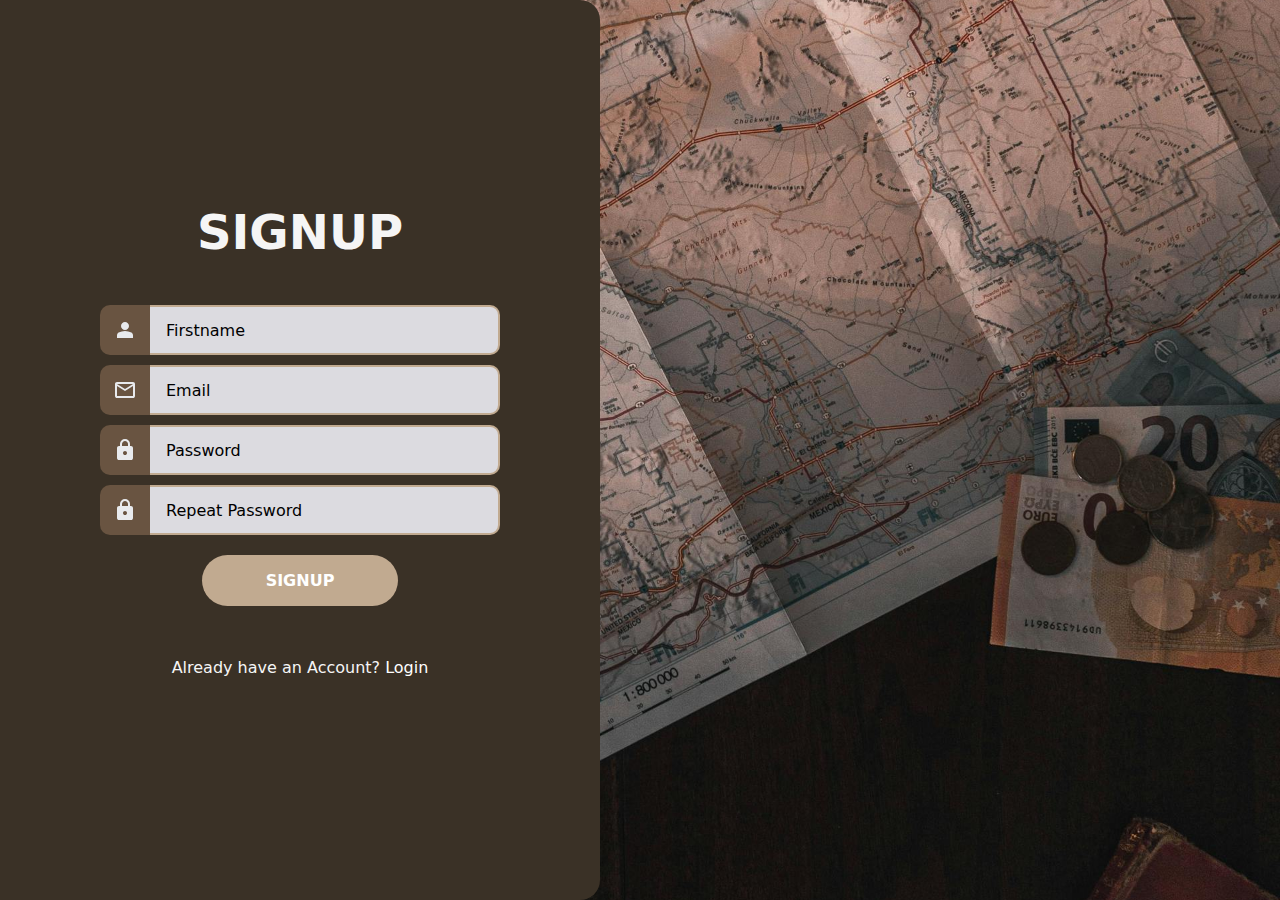
<file: index.html>
<!DOCTYPE html>
<html lang="en">
<head>
    <meta charset="UTF-8">
    <meta name="viewport" content="width=device-width, initial-scale=1.0">
    <link rel="stylesheet" href="https://cdn.jsdelivr.net/npm/bootstrap@5.3.3/dist/css/bootstrap.min.css">
    <title>Signup</title>
    <link rel="stylesheet" href="signup.css">
    <script type="text/javascript" src="validation.js" defer></script>
</head>
<body>
    <div class="wrapper">
        <h1>Signup</h1>
        <p id="error-message"></p>
        <form id="form">
            <div>
                <label for="firstname-input">
                    <svg xmlns="http://www.w3.org/2000/svg" height="24px" viewBox="0 -960 960 960" width="24px" fill="#e8eaed"><path d="M480-480q-66 0-113-47t-47-113q0-66 47-113t113-47q66 0 113 47t47 113q0 66-47 113t-113 47ZM160-160v-112q0-34 17.5-62.5T224-378q62-31 126-46.5T480-440q66 0 130 15.5T736-378q29 15 46.5 43.5T800-272v112H160Z"/></svg>
                </label>
                <input required type="text" name="firstname" id="firstname-input" placeholder="Firstname">
            </div>
            <div>
                <label for="email-input">
                    <svg xmlns="http://www.w3.org/2000/svg" height="24px" viewBox="0 -960 960 960" width="24px" fill="#e8eaed"><path d="M160-160q-33 0-56.5-23.5T80-240v-480q0-33 23.5-56.5T160-800h640q33 0 56.5 23.5T880-720v480q0 33-23.5 56.5T800-160H160Zm320-280L160-640v400h640v-400L480-440Zm0-80 320-200H160l320 200ZM160-640v-80 480-400Z"/></svg>
                </label>
                <input required type="email" name="email" id="email-input" placeholder="Email">
            </div>
            <div>
                <label for="password-input">
                    <svg xmlns="http://www.w3.org/2000/svg" height="24px" viewBox="0 -960 960 960" width="24px" fill="#e8eaed"><path d="M240-80q-33 0-56.5-23.5T160-160v-400q0-33 23.5-56.5T240-640h40v-80q0-83 58.5-141.5T480-920q83 0 141.5 58.5T680-720v80h40q33 0 56.5 23.5T800-560v400q0 33-23.5 56.5T720-80H240Zm240-200q33 0 56.5-23.5T560-360q0-33-23.5-56.5T480-440q-33 0-56.5 23.5T400-360q0 33 23.5 56.5T480-280ZM360-640h240v-80q0-50-35-85t-85-35q-50 0-85 35t-35 85v80Z"/></svg>
                </label>
                <input required type="password" name="password" id="password-input" placeholder="Password">
            </div>
            <div>
                <label for="repeat-password-input">
                    <svg xmlns="http://www.w3.org/2000/svg" height="24px" viewBox="0 -960 960 960" width="24px" fill="#e8eaed"><path d="M240-80q-33 0-56.5-23.5T160-160v-400q0-33 23.5-56.5T240-640h40v-80q0-83 58.5-141.5T480-920q83 0 141.5 58.5T680-720v80h40q33 0 56.5 23.5T800-560v400q0 33-23.5 56.5T720-80H240Zm240-200q33 0 56.5-23.5T560-360q0-33-23.5-56.5T480-440q-33 0-56.5 23.5T400-360q0 33 23.5 56.5T480-280ZM360-640h240v-80q0-50-35-85t-85-35q-50 0-85 35t-35 85v80Z"/></svg>
                </label>
                <input required type="password" name="repeat-password" id="repeat-password-input" placeholder="Repeat Password">
            </div>
            <button type="submit">Signup</button>
        </form>
        <p>Already have an Account? <a href="login.html">Login</a></p>

    </div>

    <script src="https://cdn.jsdelivr.net/npm/bootstrap@5.3.3/dist/js/bootstrap.bundle.min.js"></script>
</body>
</html>
</file>
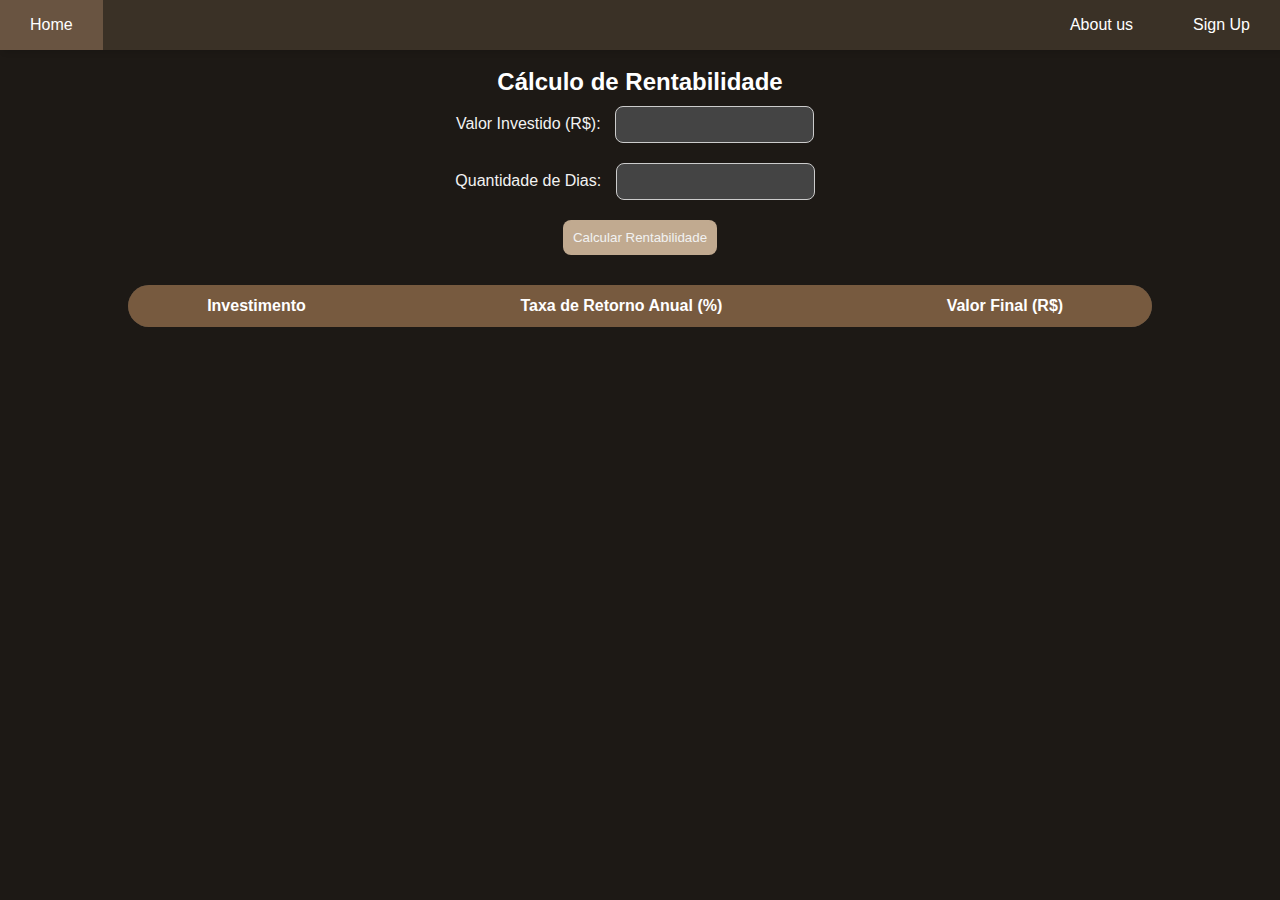
<file: calculo.html>
<!DOCTYPE html>
<html lang="pt-BR">
<head>
    <meta charset="UTF-8">
    <meta name="viewport" content="width=device-width, initial-scale=1.0">
    <title>Cálculo de Rentabilidade</title>
    <link rel="stylesheet" href="calculo.css">
</head>
<body>
    <nav>
        <ul class="sidebar">
            <li onclick=hideSidebar()><a href="#"><svg xmlns="http://www.w3.org/2000/svg" height="26px" viewBox="0 -960 960 960" width="26px" fill="#e8eaed"><path d="m256-200-56-56 224-224-224-224 56-56 224 224 224-224 56 56-224 224 224 224-56 56-224-224-224 224Z"/></svg></a></li>
            <li><a href="about.html">About us</a></li>
            <li><a href="signup.html">Sign Up</a></li>
        </ul>
        <ul>
            <li><a href="landing.html">Home</a></li>
            <li class="hideOnMobile"><a href="about.html">About us</a></li>
            <li class="hideOnMobile"><a href="signup.html">Sign Up</a></li>
            <li class="menu-button" onclick=showSidebar()><a href="#"><svg xmlns="http://www.w3.org/2000/svg" height="26px" viewBox="0 -960 960 960" width="26px" fill="#e8eaed"><path d="M120-240v-80h720v80H120Zm0-200v-80h720v80H120Zm0-200v-80h720v80H120Z"/></svg></a></li>
        </ul>
    </nav>
<br/>

    <h2 style="text-align: center;">Cálculo de Rentabilidade</h2>

    <form id="rentabilidadeForm">
        <label for="valorInvestido">Valor Investido (R$):</label>
        <input type="number" id="valorInvestido" required step="0.01"><br>
        
        <label for="dias">Quantidade de Dias:</label>
        <input type="number" id="dias" required><br>

        <button type="button" onclick="calcularRentabilidade()">Calcular Rentabilidade</button>
    </form>

    <div id="mensagemErro" style="color: rgb(255, 255, 255); text-align: center; margin-top: 10px;"></div>

    <table>
        <thead>
            <tr>
                <th>Investimento</th>
                <th>Taxa de Retorno Anual (%)</th>
                <th>Valor Final (R$)</th>
            </tr>
        </thead>
        <tbody id="resultadoTabela">
            <!-- Resultados aparecerão aqui -->
        </tbody>
    </table>

    <script>
        function calcularRentabilidade() {
            var valorInvestido = parseFloat(document.getElementById("valorInvestido").value);
            var dias = parseInt(document.getElementById("dias").value);
            var mensagemErro = document.getElementById("mensagemErro");

            // Verificar se os campos foram preenchidos
            if (isNaN(valorInvestido) || isNaN(dias) || valorInvestido <= 0 || dias <= 0) {
                mensagemErro.textContent = "Por favor, insira um valor investido e uma quantidade de dias válidos.";
                return;
            } else {
                mensagemErro.textContent = ""; // Limpar a mensagem de erro se os campos estiverem preenchidos corretamente
            }

            var investimentos = [
                { nome: "SINOSSERRA", taxaAnual: 2.76 },
                { nome: "BANCO RANDON", taxaAnual: 3.99 },
                { nome: "BCO SAFRA.", taxaAnual: 14.34 },
                { nome: "BCO BRADESCO", taxaAnual: 15.21 },
                { nome: "BCO DO BRASIL", taxaAnual: 15.81 },
            ];

            var resultadoTabela = document.getElementById("resultadoTabela");
            resultadoTabela.innerHTML = "";

            investimentos.forEach(function(investimento) {
                var taxaDiaria = (1 + (investimento.taxaAnual / 100)) ** (1 / 365) - 1;
                var valorFinal = valorInvestido * (1 + taxaDiaria) ** dias;

                resultadoTabela.innerHTML += `
                    <tr>
                        <td>${investimento.nome}</td>
                        <td>${investimento.taxaAnual.toFixed(2)}%</td>
                        <td>R$ ${valorFinal.toFixed(2)}</td>
                    </tr>
                `;
            });
        }
    </script>

</body>
</html>
</file>
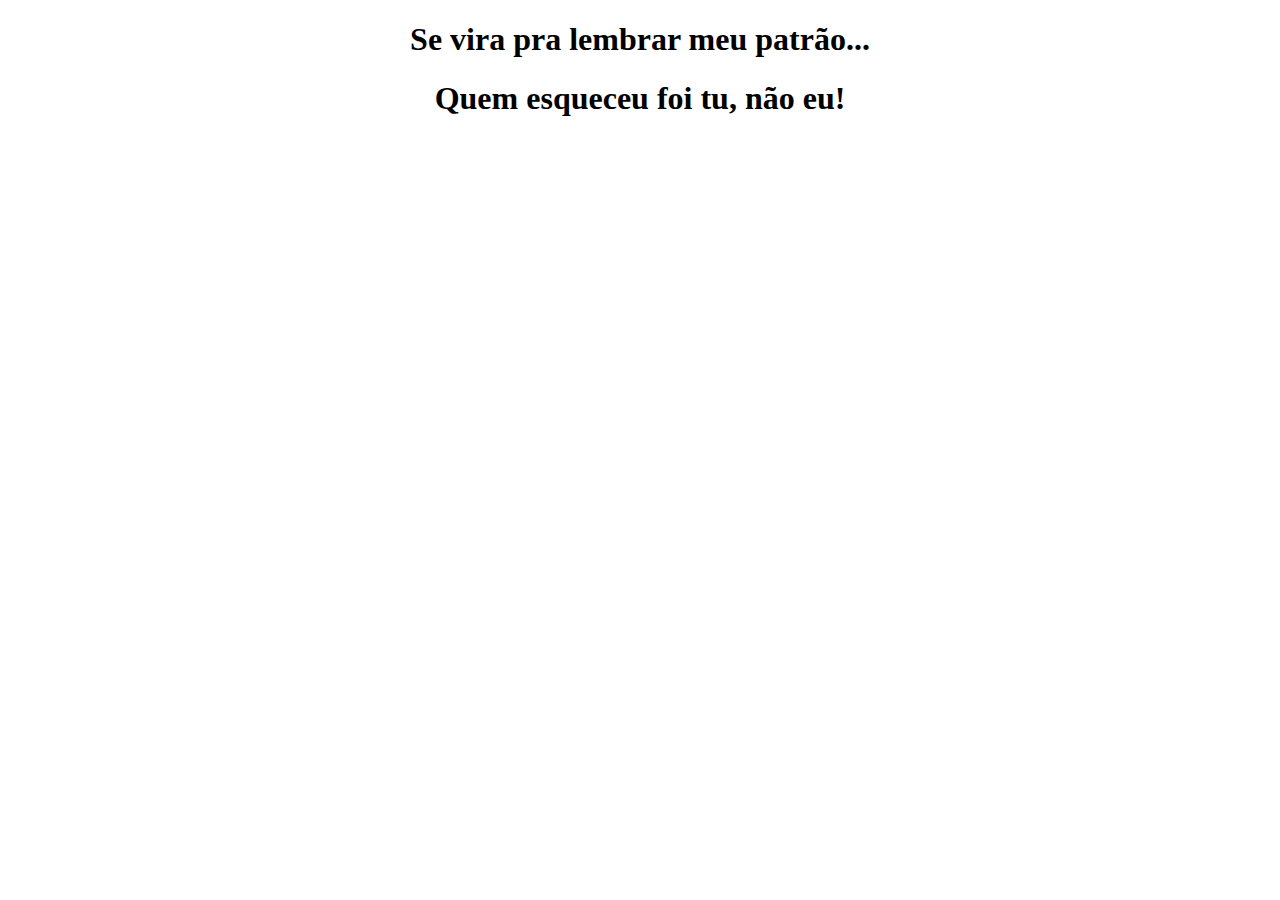
<file: forget.html>
<!DOCTYPE html>
<html lang="en">
<head>
    <meta charset="UTF-8">
    <meta name="viewport" content="width=, initial-scale=1.0">
    <title>Document</title>
</head>
<body>
    <style>
        body {
            text-align: center;
        }
    </style>
    <h1>Se vira pra lembrar meu patrão...</h1>
    <h1>Quem esqueceu foi tu, não eu!</h1>
</body>
</html>
</file>
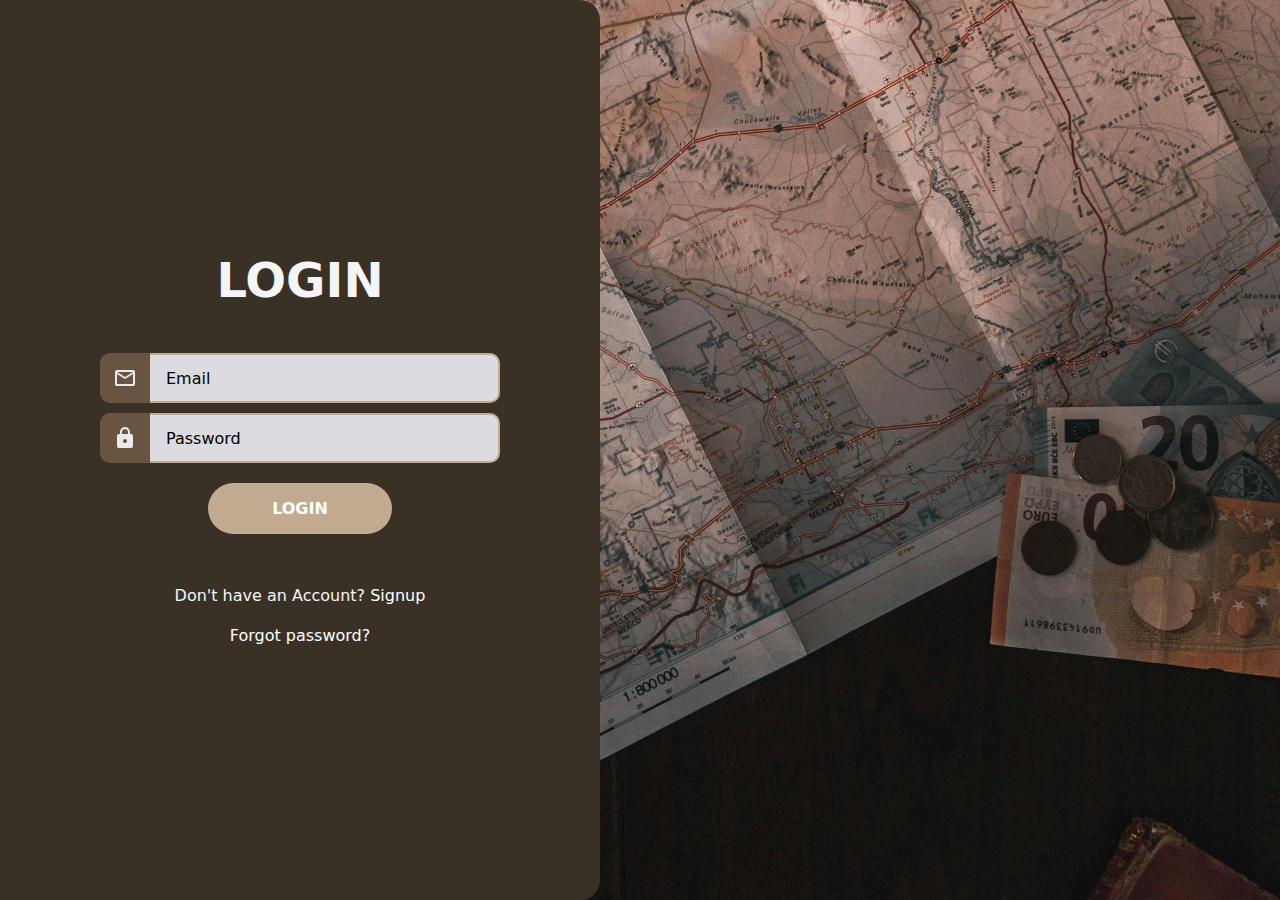
<file: login.html>
<!DOCTYPE html>
<html lang="en">
<head>
    <meta charset="UTF-8">
    <meta name="viewport" content="width=device-width, initial-scale=1.0">
    <link rel="stylesheet" href="https://cdn.jsdelivr.net/npm/bootstrap@5.3.3/dist/css/bootstrap.min.css">
    <title>Login</title>
    <link rel="stylesheet" href="login.css">
    <script type="text/javascript" src="validation.js" defer></script>
</head>
<body>
    <div class="wrapper">
        <h1>Login</h1>
        <p id="error-message"></p>
        <form id="form">
            <div>
                <label for="email-input">
                    <svg xmlns="http://www.w3.org/2000/svg" height="24px" viewBox="0 -960 960 960" width="24px" fill="#e8eaed"><path d="M160-160q-33 0-56.5-23.5T80-240v-480q0-33 23.5-56.5T160-800h640q33 0 56.5 23.5T880-720v480q0 33-23.5 56.5T800-160H160Zm320-280L160-640v400h640v-400L480-440Zm0-80 320-200H160l320 200ZM160-640v-80 480-400Z"/></svg>
                </label>
                <input required type="email" name="email" id="email-input" placeholder="Email">
            </div>
            <div>
                <label for="password-input">
                    <svg xmlns="http://www.w3.org/2000/svg" height="24px" viewBox="0 -960 960 960" width="24px" fill="#e8eaed"><path d="M240-80q-33 0-56.5-23.5T160-160v-400q0-33 23.5-56.5T240-640h40v-80q0-83 58.5-141.5T480-920q83 0 141.5 58.5T680-720v80h40q33 0 56.5 23.5T800-560v400q0 33-23.5 56.5T720-80H240Zm240-200q33 0 56.5-23.5T560-360q0-33-23.5-56.5T480-440q-33 0-56.5 23.5T400-360q0 33 23.5 56.5T480-280ZM360-640h240v-80q0-50-35-85t-85-35q-50 0-85 35t-35 85v80Z"/></svg>
                </label>
                <input required type="password" name="password" id="password-input" placeholder="Password">
            </div>
            <button type="submit" onclick ="logar(); return false">Login</button>
        </form>
        <p>Don't have an Account? <a href="index.html">Signup</a></p>
        <a href="forget.html" target="_blank">Forgot password?</a>

    </div>

    <script src="https://cdn.jsdelivr.net/npm/bootstrap@5.3.3/dist/js/bootstrap.bundle.min.js"></script>
</body>
</html>
</file>
<file: signup.css>
@import url('https://fonts.googleapis.com/css2?family=Poppins:ital,wght@0,100;0,200;0,300;0,400;0,500;0,600;0,700;0,800;0,900;1,100;1,200;1,300;1,400;1,500;1,600;1,700;1,800;1,900&display=swap');
:root {
    --accent-color: grey;
    --base-color: white;
    --text-color: black;
    --input-color: #dcdbe0;
}

* {
    margin: 0;
    padding: 0;  
}

html {
    font-family: Poppins, Segoe UI, sans-serif;
    font-size: 12pt;
    color: whitesmoke;
    text-align: center;
}

body {
    min-height: 100vh;
    background-image: url(back.jpg);
    background-size: cover;
    background-position: right;
    overflow: hidden;
}

.wrapper {
    color: whitesmoke;
    box-sizing: border-box;
    background-color: #3A3126;
    height: 100vh;
    width: max(40%, 600px);
    padding: 10px;
    border-radius: 0 20px 20px 0;
    display: flex;
    flex-direction: column;
    align-items: center;
    justify-content: center;
}

h1 {
    font-size: 3rem;
    font-weight: 900;
    text-transform: uppercase;
}

form {
    width: min(400px, 100%);
    margin-top: 20px;
    margin-bottom: 50px;
    display: flex;
    flex-direction: column;
    align-items: center;
    gap: 10px;
}

form > div {
    width: 100%;
    display: flex;
    justify-content: center;

}

form label{
    flex-shrink: 0;
    height: 50px;
    width: 50px;
    background-color: #695441;
    fill: var(--base-color);
    color: var(--base-color);
    border-radius: 10px 0 0 10px;
    display: flex;
    justify-content: center;
    align-items: center;
    font-size: 1.5rem;
    font-weight: 500;
}

form input {
    box-sizing: border-box;
    flex-grow: 1;
    min-width: 0;
    height: 50px;
    padding: 1em;
    font: inherit;
    border-radius: 0 10px 10px 0;
    border: 2px solid #C1AA90;
    border-left: none;
    background-color: var(--input-color);
    transition: 150ms ease;
}
form input:hover{
    border-color: #695441;
}

form input:focus {
    outline: none;
    border-color: var(--text-color);
}
div:has(input:focus) > label {
    background-color: var(--text-color);
}

form input::placeholder {
    color: var(--text-color);
}

form button {
    margin-top: 10px;
    border: none;
    border-radius: 1000px;
    padding: 0.85em 4em;
    background-color:#C1AA90;
    color: var(--base-color);
    font: inherit;
    font-weight: 600;
    text-transform: uppercase;
    cursor: pointer;
    transition: 150ms ease;
}
form button:hover {
    background-color: #695441;
}
form button:focus {
    outline: none;
    background-color: var(--text-color);
}

a{
    text-decoration: none;
    color: white;
}
a:hover {
    text-decoration: underline;
}


form div.incorrect label{
    background-color: red;
}
form div.incorrect input{
    border-color: red;
}

#error-message{
    color: white;
}
</file>
<file: calculo.css>
* {
    margin: 0;
    padding: 0;
}
body {
    background-color: #1D1915;
    color: #f2f2f2;
    font-family: Arial, sans-serif;
}

h2 {
    color: #ffffff;
}

form {
    margin-bottom: 20px;
    text-align: center;
}

input, button {
    margin: 10px;
    padding: 10px;
    border-radius: 8px;
    border: 1px solid #ccc;
    background-color: #444;
    color: #f2f2f2;
}

button {
    cursor: pointer;
    background-color: #C1AA90;
    border: none;
}

button:hover {
    background-color: #695441;
}

table {
    width: 80%;
    margin: 0 auto;
    border-collapse: collapse;
    background-color: #3c3c3c;
    border-radius: 30px;
    overflow: hidden;
    margin-top: 20px;
}

th, td {
    padding: 12px;
    text-align: center;
}

th {
    background-color: rgb(119, 90, 63);
    color: #ffffff;
}

td {
    background-color: #4c4c4c;
    color: #f2f2f2;
}

tr:nth-child(even) {
    background-color: #3c3c3c;
}

a{
    color: white;
    text-decoration: none;
}

nav {
    background-color: #3A3126;
    box-shadow: 3px 3px 5px rgb(0, 0, 0, 0.1);
}
nav ul{
    width: 100%;
    list-style: none;
    display: flex;
    justify-content: flex-end;
    align-items: center;
}
nav li{
    height: 50px;
}
nav a{
    height: 100%;
    padding: 0 30px;
    text-decoration: none;
    display: flex;
    align-items: center;
    color: white;
}
nav a:hover{
    background-color: #695441;
}
nav li:first-child{
    margin-right: auto;
}

.sidebar{
    position: fixed;
    top: 0;
    right: 0;
    height: 100vh;
    width: 250px;
    z-index: 999;
    background-color: rgb(255, 255,  255, 0.2);
    backdrop-filter: blur(10px);
    box-shadow: -10px 0 10px rgb(0, 0, 0, 0.1);
    display: none;
    flex-direction: column;
    align-items: flex-start;
    justify-content: flex-start;
}
.sidebar li{
    width: 100%;
}
.sidebar a{
    width: 100%;
}

.menu-button{
    display: none;
}

main{
    color: white;
}
</file>
<file: login.css>
@import url('https://fonts.googleapis.com/css2?family=Poppins:ital,wght@0,100;0,200;0,300;0,400;0,500;0,600;0,700;0,800;0,900;1,100;1,200;1,300;1,400;1,500;1,600;1,700;1,800;1,900&display=swap');
:root {
    --accent-color: grey;
    --base-color: white;
    --text-color: black;
    --input-color: #dcdbe0;
}

* {
    margin: 0;
    padding: 0;  
}

html {
    font-family: Poppins, Segoe UI, sans-serif;
    font-size: 12pt;
    color: whitesmoke;
    text-align: center;
}

body {
    min-height: 100vh;
    background-image: url(back.jpg);
    background-size: cover;
    background-position: right;
    overflow: hidden;
}

.wrapper {
    color: whitesmoke;
    box-sizing: border-box;
    background-color: #3A3126;
    height: 100vh;
    width: max(40%, 600px);
    padding: 10px;
    border-radius: 0 20px 20px 0;
    display: flex;
    flex-direction: column;
    align-items: center;
    justify-content: center;
}

h1 {
    font-size: 3rem;
    font-weight: 900;
    text-transform: uppercase;
}

form {
    width: min(400px, 100%);
    margin-top: 20px;
    margin-bottom: 50px;
    display: flex;
    flex-direction: column;
    align-items: center;
    gap: 10px;
}

form > div {
    width: 100%;
    display: flex;
    justify-content: center;

}

form label{
    flex-shrink: 0;
    height: 50px;
    width: 50px;
    background-color:#695441;
    fill: var(--base-color);
    color: var(--base-color);
    border-radius: 10px 0 0 10px;
    display: flex;
    justify-content: center;
    align-items: center;
    font-size: 1.5rem;
    font-weight: 500;
}

form input {
    box-sizing: border-box;
    flex-grow: 1;
    min-width: 0;
    height: 50px;
    padding: 1em;
    font: inherit;
    border-radius: 0 10px 10px 0;
    border: 2px solid #C1AA90;
    border-left: none;
    background-color: var(--input-color);
    transition: 150ms ease;
}
form input:hover{
    border-color: #695441;
}

form input:focus {
    outline: none;
    border-color: var(--text-color);
}
div:has(input:focus) > label {
    background-color: var(--text-color);
}

form input::placeholder {
    color: var(--text-color);
}

form button {
    margin-top: 10px;
    border: none;
    border-radius: 1000px;
    padding: 0.85em 4em;
    background-color: #C1AA90;
    color: var(--base-color);
    font: inherit;
    font-weight: 600;
    text-transform: uppercase;
    cursor: pointer;
    transition: 150ms ease;
}
form button:hover {
    background-color: #695441   ;
}
form button:focus {
    outline: none;
    background-color: var(--text-color);
}

a{
    text-decoration: none;
    color: white;
}
a:hover {
    text-decoration: underline;
}

form div.incorrect label{
    background-color: black;
}
form div.incorrect input{
    border-color: black;
}

#error-message{
    color: black;
}
</file>
